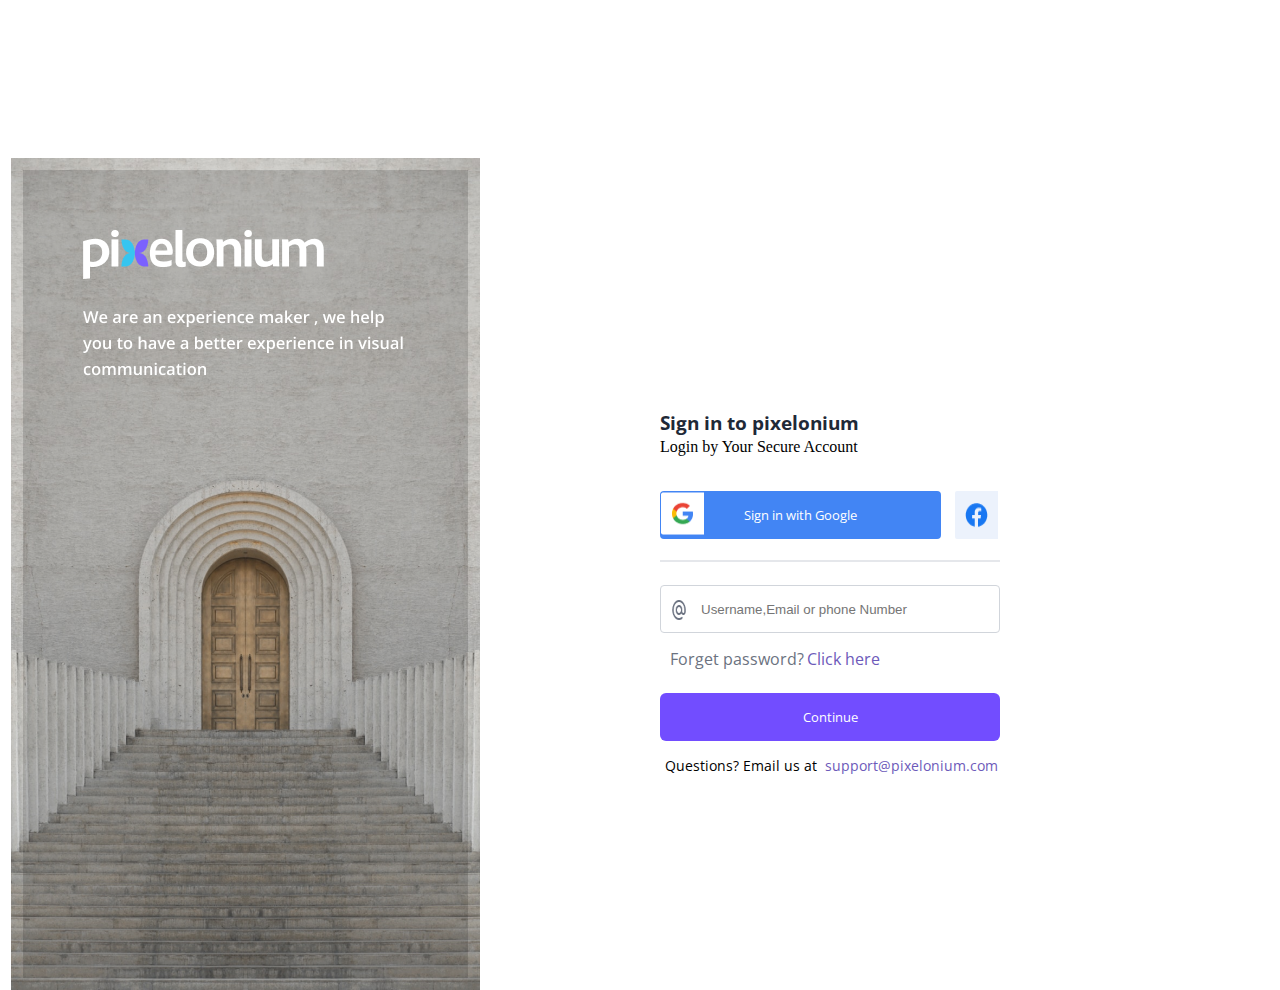
<file: index.html>
<!DOCTYPE html>
<html lang="en">
<head>
    <meta charset="UTF-8">
    <meta name="viewport" content="width=device-width, initial-scale=1.0">
    <link rel="stylesheet" href="style.css">
    <title>Document</title>
</head>
<body>
    <form action="activ">
    <img src="dox/left.png" alt="">
    <div class="main">
   <div class="ngen">
<h3>Sign in to pixelonium</h3>
<p class="loog">Login by Your Secure Account</p> <br>
     <input class="submm" type="submit" value="Sign in with Google">  
       <img class="img1" src="dox/Variant10.png" alt="">
     <img class="img2" src="dox/Variant11.png" alt="">
     <hr>
     <input class="eml" type="email" placeholder="Username,Email or phone Number">
     <img class="img3" src="dox/at-symbol.png" alt="">
     <p class="isolated">Forget password?</p> 
     <a class="contr" href="https://www.w3schools.com/html/html_form_input_types.asp">Click here</a>
     <button>Continue</button>
     <p class="email"> Questions? Email us at  </p>
<a class="pixel" href="http://support@pixelonium.com/">support@pixelonium.com</a>
    </div>
    </div>
</form>
</body>
</html>
</file>
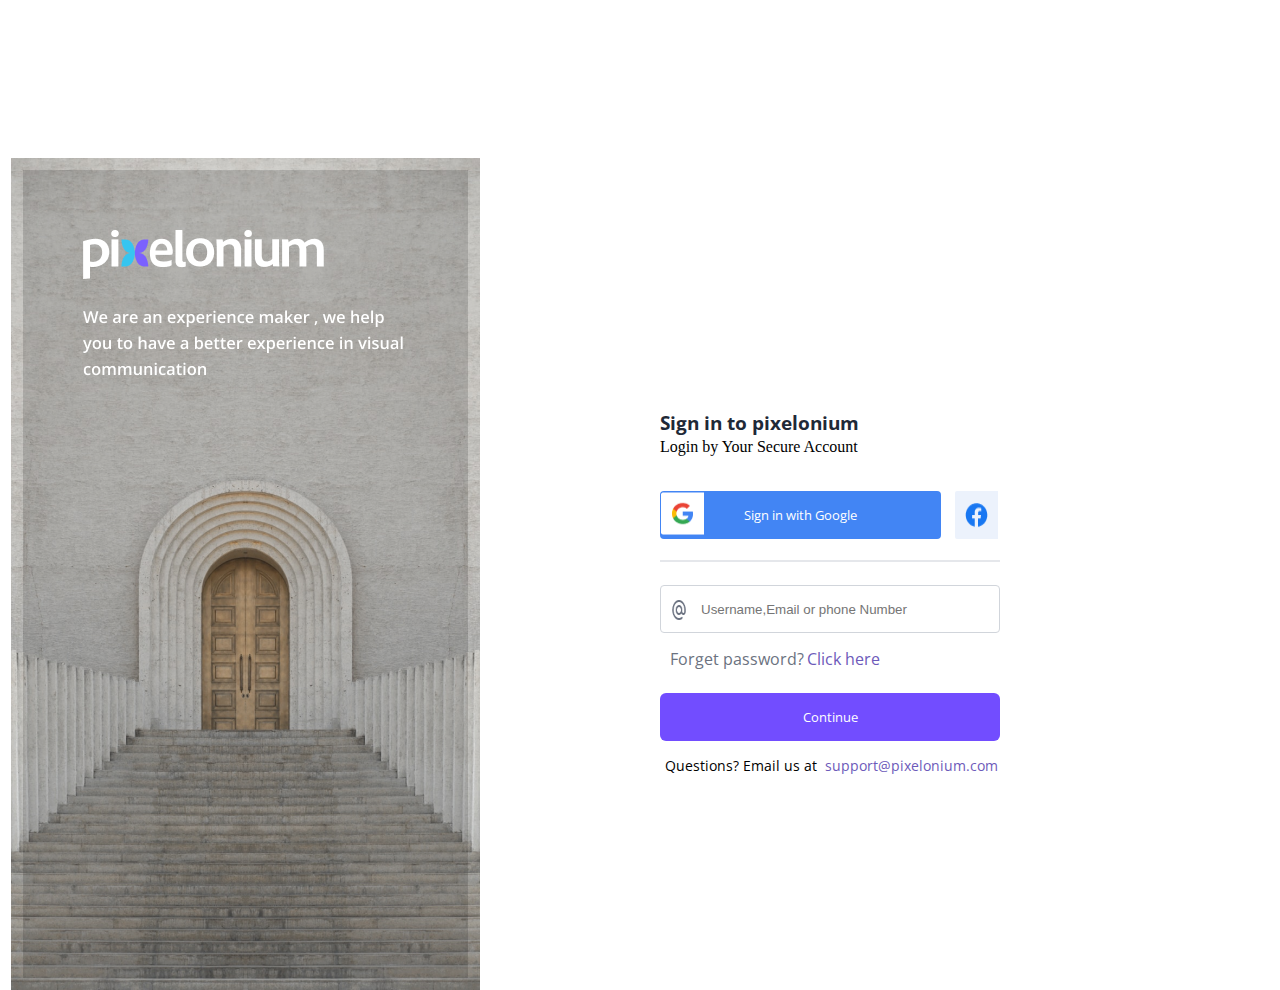
<file: mediaqu.html>
<!DOCTYPE html>
<html lang="en">
<head>
    <meta charset="UTF-8">
    <meta name="viewport" content="width=device-width, initial-scale=1.0">
    <link rel="stylesheet" href="style.css">
    <title>Document</title>
</head>
<body>
    <form action="activ">
    <img src="dox/left.png" alt="">
    <div class="main">
   <div class="ngen">
<h3>Sign in to pixelonium</h3>
<p class="loog">Login by Your Secure Account</p> <br>
     <input class="submm" type="submit" value="Sign in with Google">  
       <img class="img1" src="dox/Variant10.png" alt="">
     <img class="img2" src="dox/Variant11.png" alt="">
     <hr>
     <input class="eml" type="email" placeholder="Username,Email or phone Number">
     <img class="img3" src="dox/at-symbol.png" alt="">
     <p class="isolated">Forget password?</p> 
     <a class="contr" href="https://www.w3schools.com/html/html_form_input_types.asp">Click here</a>
     <button>Continue</button>
     <p class="email"> Questions? Email us at  </p>
<a class="pixel" href="http://support@pixelonium.com/">support@pixelonium.com</a>
    </div>
    </div>
</form>
</body>
</html>
</file>
<file: style.css>
*{
    box-sizing: border-box;
}
.main{
    background-color: #ffffff;
    width: 808px;
    height: 832px;
    margin-left: 472px;
    margin-top: 150px;
    position: absolute;
    
}

@media screen and (max-width 100%){
    div{
        width: 360px;
        height: 512px;
      padding: 24px;
      gap: 12px;
      
    }
}
    img{
    width: 469px;
    height: 832px;
     margin-left: 3px;
      margin-top: 150px;

    position: absolute;
   }
   @font-face {
    font-family: normal;
    src: url(OpenSans-VariableFont_wdth\,wght.ttf);
   }
   
.ngen{
    width: 340px;
    height: 372px;
    border: 1px solid;
    margin-left: 180px;
    margin-top: 250px;
    position: absolute;
    border: none;
}
h3{
    margin-top: 2px;
    color: #1f2937;
    position: absolute;
    font-family: normal;
}
a{
    margin-top: 30px;
    color: #6b7280;
    position: relative;
    font-family: normal;
}
.submm{
    width: 281px;
    height: 48px;
    margin-top: 1px;
    background-color: #4285f4;
    color: #ffffff;
    border-radius: 4px;
    border: none;
    font-family: normal;
    position: absolute;
}
.img1{
    width: 43px;
    height: 43px;
    margin-top: 2px;
    margin-left: 1px;
    border-radius: 2px 0px 0px 2px;
    position: absolute;
}
.img2{
    width: 43px;
    height: 48px;
    margin-left: 295px;
    margin-top: 1px;
    border-radius: 2px 0px 0px 2px;
    background-color: #ecf2fc;
}
hr{
    border: 1px solid;
    color: #e5e7eb;
    margin-top: 70px;
}
.eml{
    width: 340px;
    height: 48px;
    border: 1px solid;
    border-radius: 4px;
    margin-top: 15px;
padding-left: 40px;
color: #d1d5db;
}
.img3{
    width: 24px;
    height: 24px;
    margin-top: -35px;
    padding-left: 8px;
    position: absolute;
}
.isolated{
    color: hsl(220, 9%, 46%);
    margin-left: 10px;
    font-family: normal;
    margin-top: 15px;
    position: absolute;
}
a{
    margin-left: 147px;
    margin-top: px;
    position: relative;
    text-decoration: none;
}

button{
    width: 340px;
    height: 48px;
    margin-right: 50px;
    margin-top: 60px;
    border-radius: 6px;
    background-color: #724dff;
    border: none;
    color: #ffffff;
    font-family: normal;
    position: relative;
    
}
.email{
    margin-top: 15px;
    margin-left: 5px;
font-family: normal;
    font-size: 14px;
}
.pixel{
    margin-top: -33px;
    color: #6d5aba;
    font-family: normal;
    font-size: 14px;
    margin-left: 165px;
position: absolute;
}
.loog{
    margin-top: 30px;
}
.contr{
    margin-top: 15px;
    color: #6d5aba;
    position: absolute;
}
</file>
